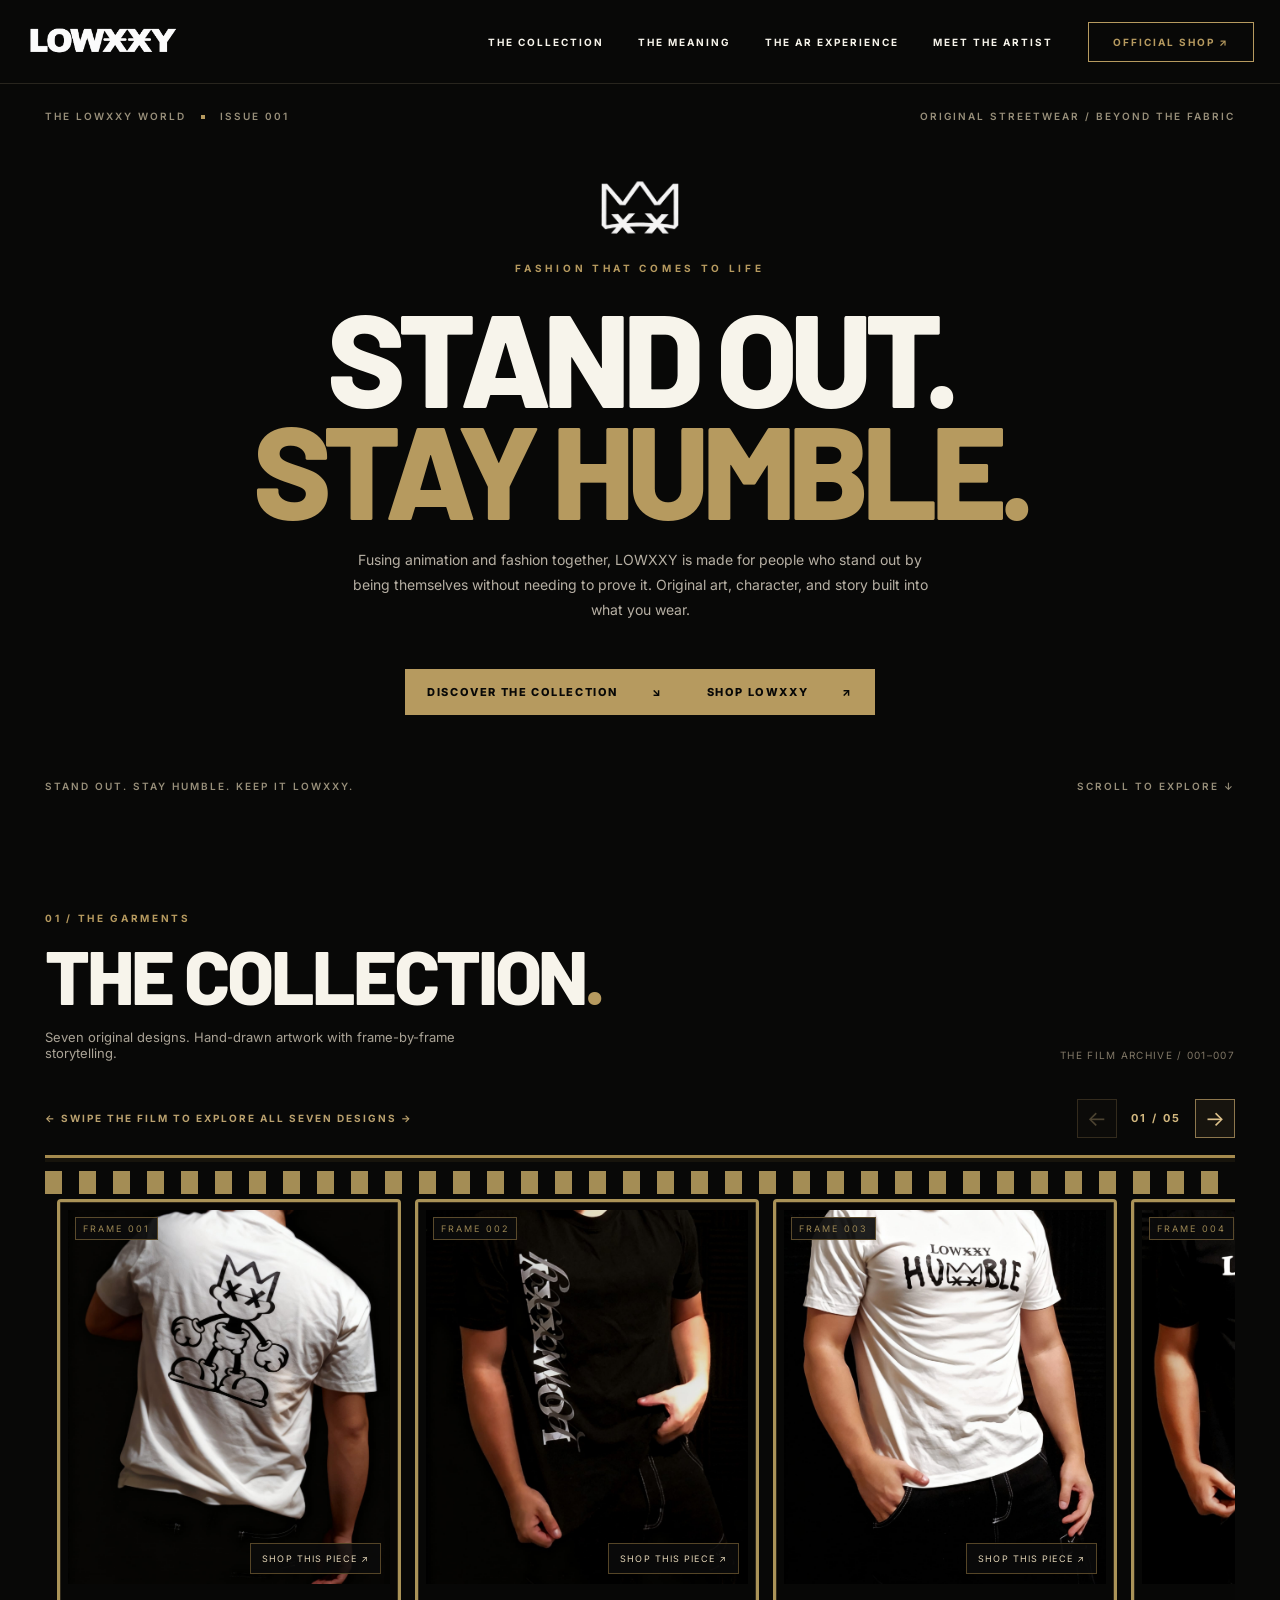
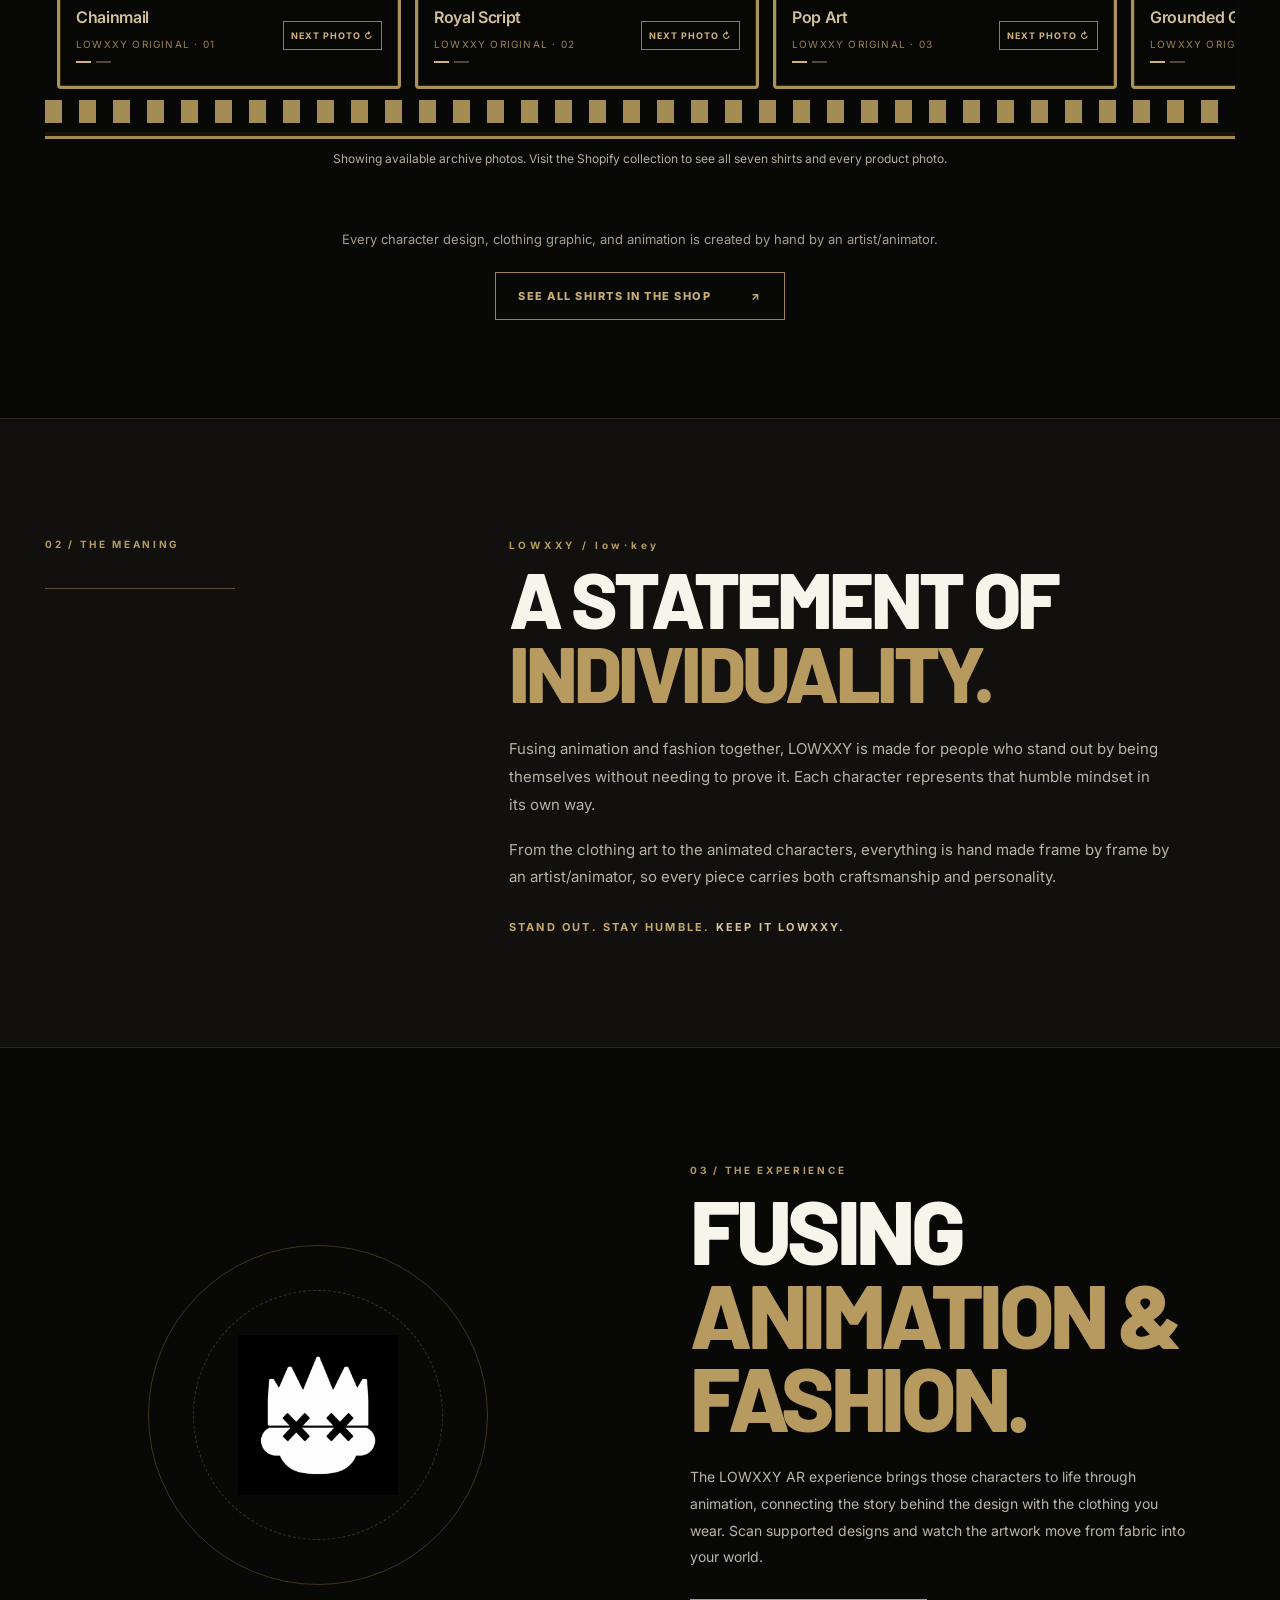
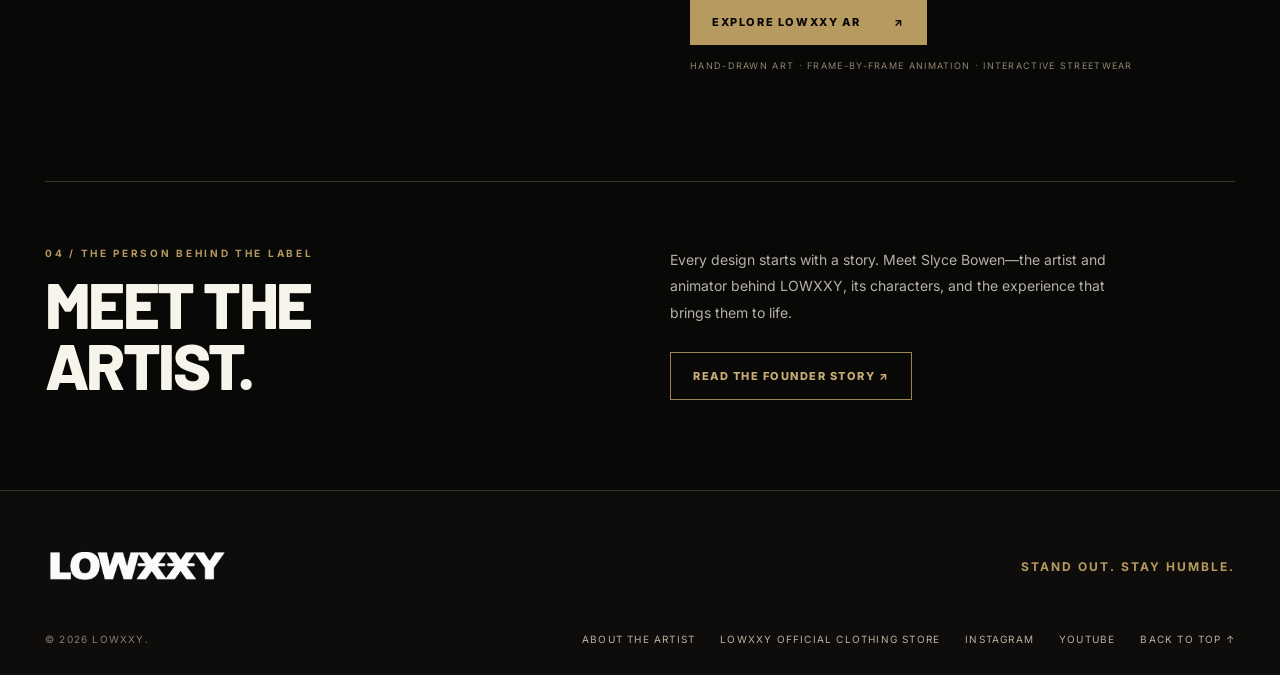
<file: index.html>
<!DOCTYPE html>

<html lang="en"><head><meta charset="utf-8"/><meta content="width=device-width,initial-scale=1,viewport-fit=cover" name="viewport"/><meta content="#080807" name="theme-color"/><meta content="Explore LOWXXY, the independent streetwear brand by artist Slyce Bowen. Seven hand-drawn designs, original characters, and an AR experience where fashion comes to life." name="description"/><link href="https://lowxxy.github.io/lowxxy-discover/" rel="canonical"/><title>LOWXXY | Hand-Drawn Streetwear Meets Animation &amp; AR</title><link href="favicon-96.png" rel="icon"/><link href="https://fonts.googleapis.com" rel="preconnect"/><link crossorigin="" href="https://fonts.gstatic.com" rel="preconnect"/><link href="https://fonts.googleapis.com/css2?family=Barlow:wght@400;500;600;700;800;900&amp;family=Inter:wght@400;500;600;700&amp;display=swap" rel="stylesheet"/><link href="styles.css" rel="stylesheet"/><meta content="index, follow, max-image-preview:large" name="robots"/><meta content="website" property="og:type"/><meta content="LOWXXY" property="og:site_name"/><meta content="LOWXXY — Fashion That Comes to Life" property="og:title"/><meta content="Hand-drawn streetwear meets original character animation. Discover LOWXXY, the world of Lowxxy and King Hubris, and the LOWXXY AR experience." property="og:description"/><meta content="https://lowxxy.github.io/lowxxy-discover/" property="og:url"/><meta content="https://lowxxy.github.io/lowxxy-discover/crown-lowxxy-white-tight.png" property="og:image"/><meta content="summary_large_image" name="twitter:card"/><meta content="LOWXXY — Fashion That Comes to Life" name="twitter:title"/><meta content="Stand Out. Stay Humble. Explore original hand-drawn streetwear and the LOWXXY AR experience." name="twitter:description"/><meta content="https://lowxxy.github.io/lowxxy-discover/crown-lowxxy-white-tight.png" name="twitter:image"/><script type="application/ld+json">{
  "@context": "https://schema.org",
  "@graph": [
    {
      "@type": "WebSite",
      "@id": "https://lowxxy.github.io/lowxxy-discover/#website",
      "url": "https://lowxxy.github.io/lowxxy-discover/",
      "name": "LOWXXY Discover",
      "description": "Discover the hand-drawn streetwear, characters, artist, and augmented reality experience of LOWXXY.",
      "inLanguage": "en-US",
      "publisher": {
        "@id": "https://lowxxy.github.io/lowxxy-discover/#brand"
      }
    },
    {
      "@type": "Brand",
      "@id": "https://lowxxy.github.io/lowxxy-discover/#brand",
      "name": "LOWXXY",
      "alternateName": [
        "Lowxxy",
        "Lowxxy Brand"
      ],
      "slogan": "Stand Out. Stay Humble.",
      "url": "https://lowxxy.myshopify.com/",
      "logo": "https://lowxxy.github.io/lowxxy-discover/crown-lowxxy-white-tight.png",
      "description": "Independent streetwear label founded by artist and animator Slyce Bowen, fusing hand-drawn fashion art, original animated characters, and augmented reality.",
      "sameAs": [
        "https://www.instagram.com/lowxxy.brand",
        "https://www.youtube.com/@Lowxxy"
      ],
      "founder": {
        "@id": "https://lowxxy.github.io/lowxxy-discover/about.html#slyce"
      }
    },
    {
      "@type": "WebPage",
      "@id": "https://lowxxy.github.io/lowxxy-discover/#webpage",
      "url": "https://lowxxy.github.io/lowxxy-discover/",
      "name": "LOWXXY | Hand-Drawn Streetwear Meets Animation & AR",
      "isPartOf": {
        "@id": "https://lowxxy.github.io/lowxxy-discover/#website"
      },
      "about": {
        "@id": "https://lowxxy.github.io/lowxxy-discover/#brand"
      },
      "inLanguage": "en-US"
    }
  ]
}</script><style>
/* LOWXXY horizontal collection filmstrip: isolated to the collection only */
#collection .filmstrip-controls{display:flex;align-items:center;justify-content:space-between;gap:16px;margin:0 0 17px;color:#baa16e}
#collection .filmstrip-instruction{font-size:10px;letter-spacing:2px;font-weight:700;line-height:1.6}
#collection .filmstrip-buttons{display:flex;align-items:center;gap:14px;flex-shrink:0}
#collection .filmstrip-position{font-size:11px;letter-spacing:2px;white-space:nowrap;color:#d1b77f;font-weight:700}
#collection .filmstrip-buttons button{width:40px;height:39px;border:1px solid #8d774d;background:#17140e;color:#ddc18b;font-size:21px;cursor:pointer;touch-action:manipulation}
#collection .filmstrip-buttons button:focus-visible,#collection .product-filmstrip:focus-visible{outline:2px solid #e2c58c;outline-offset:3px}
#collection .filmstrip-buttons button:disabled{opacity:.32;cursor:default}
#collection .filmstrip-shell{position:relative;border-top:1px solid #79623b;border-bottom:1px solid #79623b;background:#12100c;padding:21px 0;overflow:hidden}
#collection .filmstrip-shell:before,#collection .filmstrip-shell:after{position:absolute;content:"";left:0;right:0;height:12px;z-index:1;pointer-events:none;background:repeating-linear-gradient(to right,#80683d 0 12px,transparent 12px 23px,#80683d 23px 25px,transparent 25px 38px);opacity:.68}
#collection .filmstrip-shell:before{top:4px}
#collection .filmstrip-shell:after{bottom:4px}
#collection .product-filmstrip{display:flex;gap:18px;overflow-x:auto;overflow-y:hidden;scroll-snap-type:x mandatory;scroll-padding-inline:15px;overscroll-behavior-x:contain;-webkit-overflow-scrolling:touch;padding:9px 15px 13px;scrollbar-color:#927749 #17130e;scrollbar-width:thin}
#collection .product-filmstrip>.product-card{flex:0 0 clamp(230px,30vw,354px);scroll-snap-align:start;min-width:0;align-self:stretch}
#collection .product-filmstrip .film-frame{height:auto}
/* Hide the original vertical sprocket tracks on each photo; retain the horizontal filmstrip edges. */
#collection .product-filmstrip .film-frame::before,#collection .product-filmstrip .film-frame::after{display:none}
#collection .product-filmstrip .frame-media{aspect-ratio:4/5}
#collection .product-filmstrip .product-info{min-height:79px}
#collection .product-filmstrip>.loading-products{flex:1 0 100%}
@media(max-width:850px){#collection .product-filmstrip{grid-template-columns:none}#collection .product-filmstrip>.product-card{flex-basis:min(72vw,330px)}}
@media(max-width:580px){#collection .filmstrip-controls{align-items:flex-start;flex-direction:column;gap:10px}#collection .filmstrip-instruction{font-size:9px;letter-spacing:1.3px}#collection .filmstrip-buttons{align-self:flex-end}#collection .product-filmstrip{gap:13px;grid-template-columns:none;padding-left:12px;padding-right:12px}#collection .product-filmstrip>.product-card{flex-basis:min(81vw,340px)}#collection .product-filmstrip .frame-media{aspect-ratio:4/4.7}#collection .product-filmstrip .product-info h3{font-size:20px}}
@media(prefers-reduced-motion:reduce){#collection .product-filmstrip{scroll-behavior:auto}}

/* NOV 2026: Match the LOWXXY Shopify "Made to Stand Out" film-tape presentation.
   Collection-only styles; navigation, links, JS, images, and all other sections unchanged. */
#collection .filmstrip-shell{
  background:#080807;
  border-top:3px solid #a48a4e;
  border-bottom:3px solid #a48a4e;
  padding:32px 0 34px;
  box-shadow:inset 0 4px 0 #17140c,inset 0 -4px 0 #17140c;
}
#collection .filmstrip-shell::before,
#collection .filmstrip-shell::after{
  height:23px;
  left:0;right:0;
  background:repeating-linear-gradient(to right,#a48d55 0 17px,transparent 17px 34px);
  opacity:1;
}
#collection .filmstrip-shell::before{top:13px}
#collection .filmstrip-shell::after{bottom:13px}
#collection .product-filmstrip{
  gap:14px;
  padding:9px 12px 13px;
  scrollbar-color:#a18a57 #18140c;
}
#collection .product-filmstrip>.product-card{
  flex:0 0 clamp(250px,28vw,344px);
  border:3px solid #aa9358;
  border-radius:4px;
  background:#070706;
  overflow:hidden;
  padding:8px 8px 12px;
  box-shadow:inset 0 0 0 1px #30291b;
}
#collection .product-filmstrip .film-frame{
  padding:0;
  margin:0;
  background:#090908;
  border:0;
  border-radius:0;
  overflow:visible;
}
#collection .product-filmstrip .frame-media{
  margin:0;
  aspect-ratio:4/4.65;
  background:#0b0b0b;
  overflow:hidden;
}
#collection .product-filmstrip .film-counter{
  top:7px;left:7px;
  padding:5px 7px;
  border:1px solid #5a4a2c;
  background:#0b0b0bea;
  color:#9b8653;
  font-size:9px;
}
#collection .product-filmstrip .frame-foot{
  right:9px;bottom:10px;
  border:1px solid #554527;
  font-size:9px;
}
#collection .product-filmstrip .product-info{
  min-height:90px;
  align-items:center;
  gap:8px;
  padding:13px 8px 0;
}
#collection .product-filmstrip .product-info h3{
  font-family:Inter,Arial,sans-serif;
  font-size:16px;
  line-height:1.2;
  font-weight:600;
  letter-spacing:-.02em;
  text-transform:none;
  color:#d3c19b;
}
#collection .product-filmstrip .product-meta{color:#988250}
#collection .product-filmstrip .product-control{
  font-size:9px;
  padding:8px 7px;
  border-color:#947b46;
}
#collection .product-filmstrip .photo-dots{margin-top:9px}
@media(max-width:580px){
  #collection .filmstrip-shell{padding:31px 0 33px}
  #collection .product-filmstrip{gap:12px;padding-left:10px;padding-right:10px}
  #collection .product-filmstrip>.product-card{flex-basis:min(81vw,330px)}
  #collection .product-filmstrip .frame-media{aspect-ratio:4/4.65}
  #collection .product-filmstrip .product-info h3{font-size:16px}
  #collection .filmstrip-shell::before,#collection .filmstrip-shell::after{background:repeating-linear-gradient(to right,#a48d55 0 14px,transparent 14px 28px);height:20px}
}
</style></head>
<body id="top"><header class="site-header"><div class="header-inner"><a aria-label="LOWXXY Home" class="brand" href="#top"><img alt="LOWXXY" src="lowxxy-wordmark-white-tight.png"/></a><nav aria-label="Main menu" class="main-nav"><a href="#collection">THE COLLECTION</a><a href="#vision">THE MEANING</a><a href="#experience">THE AR EXPERIENCE</a><a href="about.html">MEET THE ARTIST</a></nav><a class="header-shop" href="https://lowxxy.myshopify.com/">OFFICIAL SHOP ↗</a><button aria-expanded="false" aria-label="Open menu" class="menu-toggle">☰</button></div><nav class="mobile-nav" hidden="" id="mobile-nav"><a href="#collection">THE COLLECTION</a><a href="#vision">THE MEANING</a><a href="#experience">THE AR EXPERIENCE</a><a href="https://lowxxy.myshopify.com/">OFFICIAL SHOP ↗</a><a href="about.html">MEET THE ARTIST</a></nav></header>
<main><section class="intro wrapper"><div class="intro-top"><span class="edition">THE LOWXXY WORLD <i></i> ISSUE 001</span><span class="intro-right">ORIGINAL STREETWEAR / BEYOND THE FABRIC</span></div><div class="intro-center"><img alt="LOWXXY crown" class="hero-crown" src="lowxxy-crown-white.png"/><p class="intro-kicker">FASHION THAT COMES TO LIFE</p><h1>STAND OUT.<br/><em>STAY HUMBLE.</em></h1><p class="intro-copy">Fusing animation and fashion together, LOWXXY is made for people who stand out by being themselves without needing to prove it. Original art, character, and story built into what you wear.</p><a class="primary-link" href="#collection">DISCOVER THE COLLECTION <span>↘</span></a><a class="primary-link" href="https://lowxxy.myshopify.com/" style="margin-top: 14px;" aria-label="Shop the official LOWXXY clothing store">SHOP LOWXXY <span>↗</span></a></div><div class="intro-bottom"><span>STAND OUT. STAY HUMBLE. KEEP IT LOWXXY.</span><span>SCROLL TO EXPLORE ↓</span></div></section>
<section class="collection-section wrapper" id="collection"><div class="section-heading"><div><p class="eyebrow">01 / THE GARMENTS</p><h2>THE COLLECTION<span class="gold-dot">.</span></h2><p>Seven original designs. Hand-drawn artwork with frame-by-frame storytelling.</p></div><span class="section-index">THE FILM ARCHIVE / 001–007</span></div><div class="filmstrip-controls" aria-label="Collection browsing controls"><span class="filmstrip-instruction">← SWIPE THE FILM TO EXPLORE ALL SEVEN DESIGNS →</span><div class="filmstrip-buttons"><button type="button" class="filmstrip-prev" aria-label="Previous shirt">←</button><span class="filmstrip-position" aria-live="polite">01 / 07</span><button type="button" class="filmstrip-next" aria-label="Next shirt">→</button></div></div><div class="filmstrip-shell"><div aria-live="polite" aria-label="LOWXXY horizontal shirt collection" class="product-grid product-filmstrip" id="product-grid" tabindex="0"><div class="loading-products">LOADING THE COLLECTION…</div></div></div><noscript><a href="https://lowxxy.myshopify.com/collections/made-to-stand-out">Browse all seven LOWXXY shirt designs on the official store</a></noscript><p class="collection-note" hidden="" id="collection-note"></p><div class="collection-outro"><p class="collection-art-note">Every character design, clothing graphic, and animation is created by hand by an artist/animator.</p><a class="outline-link" href="https://lowxxy.myshopify.com/collections/made-to-stand-out">SEE ALL SHIRTS IN THE SHOP <span>↗</span></a></div></section>
<section class="vision-section" id="vision"><div class="wrapper vision-inner"><div class="vision-label"><span class="eyebrow">02 / THE MEANING</span><div class="vision-rule"></div></div><div class="vision-text"><p class="overline">LOWXXY / low·key</p><h2>A STATEMENT OF<br/><em>INDIVIDUALITY.</em></h2><p>Fusing animation and fashion together, LOWXXY is made for people who stand out by being themselves without needing to prove it. Each character represents that humble mindset in its own way.</p><p class="vision-secondary">From the clothing art to the animated characters, everything is hand made frame by frame by an artist/animator, so every piece carries both craftsmanship and personality.</p><div class="vision-sign">STAND OUT. STAY HUMBLE. <span>KEEP IT LOWXXY.</span></div></div></div></section>
<section class="experience-section wrapper" id="experience"><div class="experience-mark"><div class="orbit orbit-one"></div><div class="orbit orbit-two"></div><img alt="LOWXXY character face" src="lowxxy-character-face.png"/></div><div class="experience-copy"><span class="eyebrow">03 / THE EXPERIENCE</span><h2>FUSING<br/><em>ANIMATION &amp; FASHION.</em></h2><p>The LOWXXY AR experience brings those characters to life through animation, connecting the story behind the design with the clothing you wear. Scan supported designs and watch the artwork move from fabric into your world.</p><a class="primary-link" href="https://lowxxy.github.io/Lowxxy-AR/">EXPLORE LOWXXY AR <span>↗</span></a><small>HAND-DRAWN ART · FRAME-BY-FRAME ANIMATION · INTERACTIVE STREETWEAR</small></div></section>
<section class="founder-section wrapper"><div><p class="eyebrow">04 / THE PERSON BEHIND THE LABEL</p><h2>MEET THE <br/>ARTIST.</h2></div><div class="founder-invite"><p>Every design starts with a story. Meet Slyce Bowen—the artist and animator behind LOWXXY, its characters, and the experience that brings them to life.</p><a class="outline-link" href="about.html">READ THE FOUNDER STORY ↗</a></div></section></main>
<footer><div class="wrapper"><div class="footer-head"><img alt="LOWXXY" src="lowxxy-wordmark-white-tight.png"/><span>STAND OUT. STAY HUMBLE.</span></div><div class="footer-bottom"><span>© <span id="year">2026</span> LOWXXY.</span><div><a href="about.html">ABOUT THE ARTIST</a><a href="https://lowxxy.myshopify.com/">LOWXXY OFFICIAL CLOTHING STORE</a><a href="https://www.instagram.com/lowxxy.brand">INSTAGRAM</a><a href="https://www.youtube.com/@Lowxxy">YOUTUBE</a><a href="#top">BACK TO TOP ↑</a></div></div></div></footer><script defer="" src="script.js"></script><script>
/* LOWXXY filmstrip controls: native touch swiping and optional arrows */
(()=>{
  const track=document.querySelector('#product-grid');
  const prev=document.querySelector('.filmstrip-prev');
  const next=document.querySelector('.filmstrip-next');
  const position=document.querySelector('.filmstrip-position');
  if(!track||!prev||!next||!position)return;
  const cards=()=>Array.from(track.querySelectorAll('.product-card'));
  const activeIndex=()=>{
    const list=cards();
    if(!list.length)return 0;
    const left=track.getBoundingClientRect().left;
    let best=0,dist=Infinity;
    list.forEach((card,i)=>{const d=Math.abs(card.getBoundingClientRect().left-left-15);if(d<dist){dist=d;best=i;}});
    return best;
  };
  const update=()=>{
    const n=cards().length, at=activeIndex();
    position.textContent=String(n?at+1:0).padStart(2,'0')+' / '+String(n).padStart(2,'0');
    prev.disabled=!n||at===0;next.disabled=!n||at===n-1;
  };
  const move=delta=>{
    const list=cards();if(!list.length)return;
    const idx=Math.min(list.length-1,Math.max(0,activeIndex()+delta));
    if(window.matchMedia('(prefers-reduced-motion: reduce)').matches){track.scrollLeft=list[idx].offsetLeft-list[0].offsetLeft;}
    else {track.scrollTo({left:list[idx].offsetLeft-list[0].offsetLeft,behavior:'smooth'});}
  };
  prev.addEventListener('click',()=>move(-1));next.addEventListener('click',()=>move(1));
  track.addEventListener('scroll',()=>requestAnimationFrame(update),{passive:true});
  track.addEventListener('keydown',e=>{if(e.key==='ArrowRight'||e.key==='ArrowLeft'){e.preventDefault();move(e.key==='ArrowRight'?1:-1);}});
  new MutationObserver(update).observe(track,{childList:true});
  window.addEventListener('resize',update);
  update();
})();
</script></body></html>
</file>
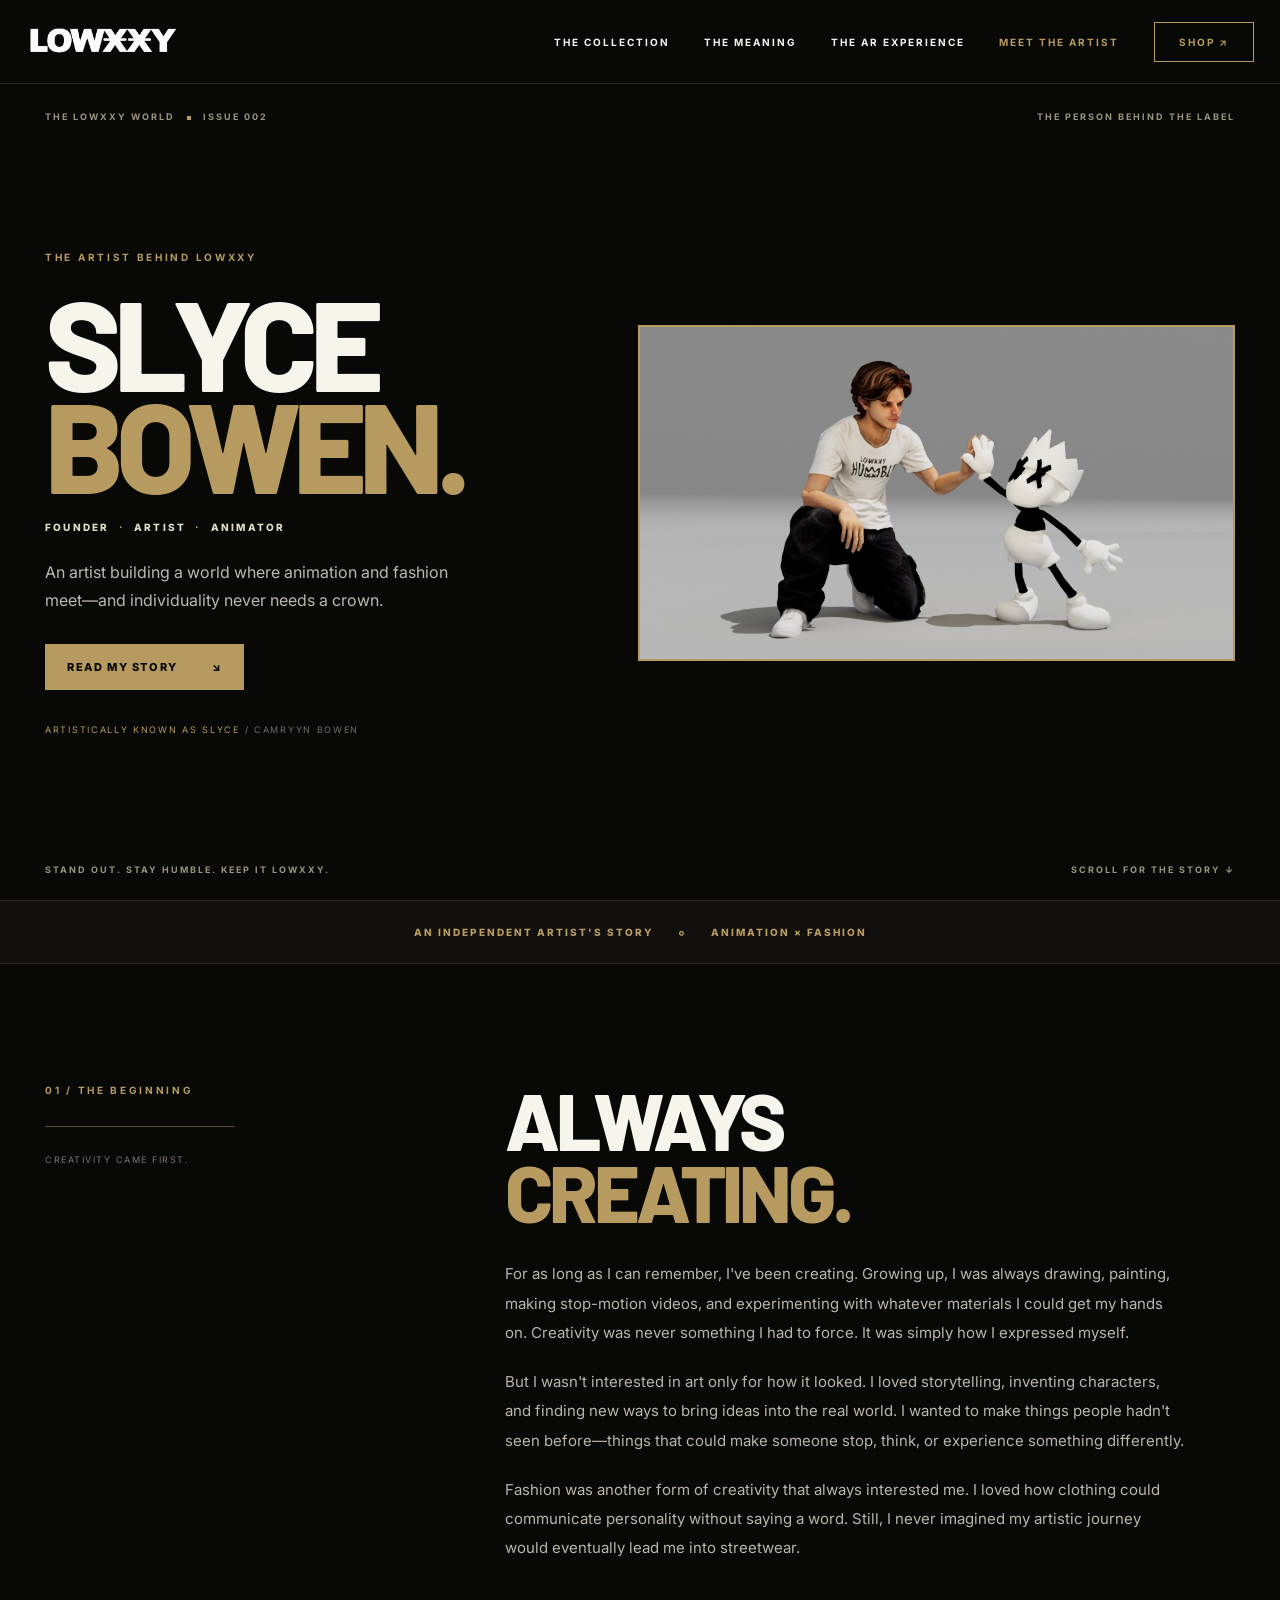
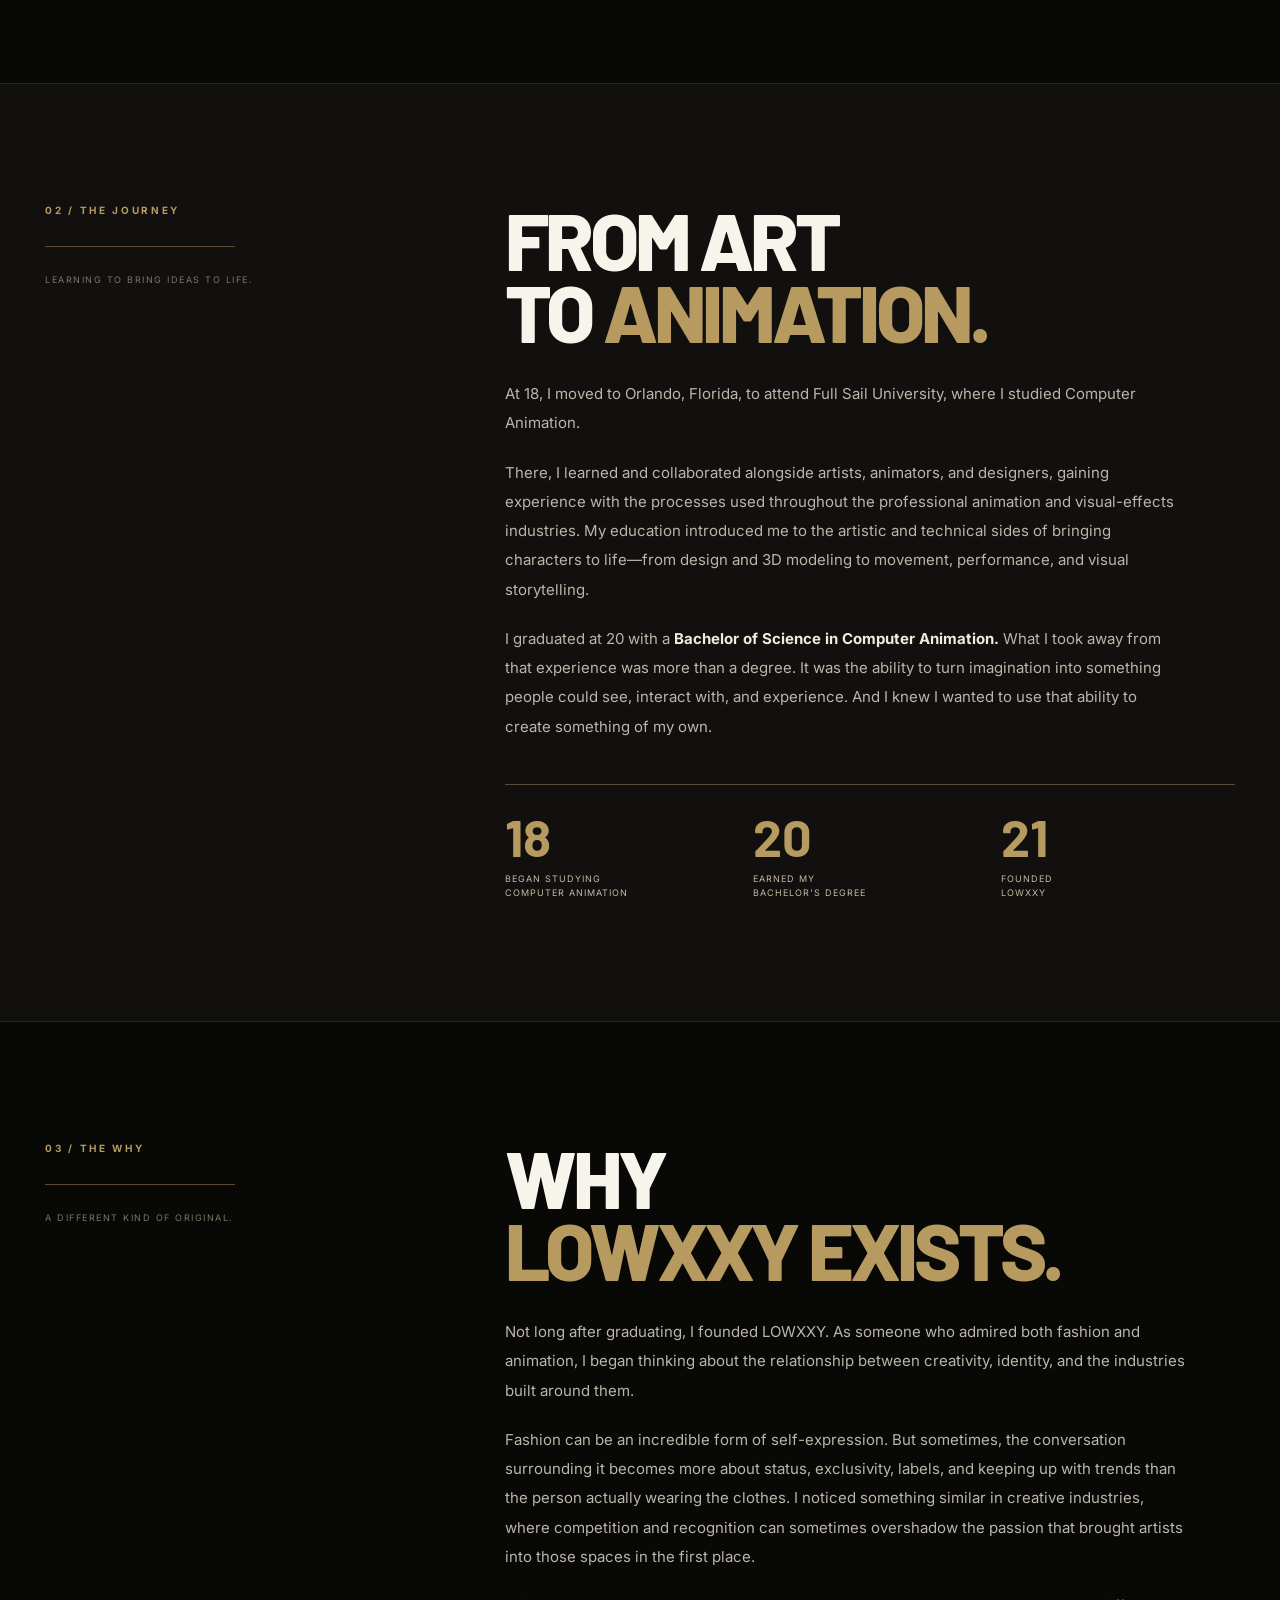
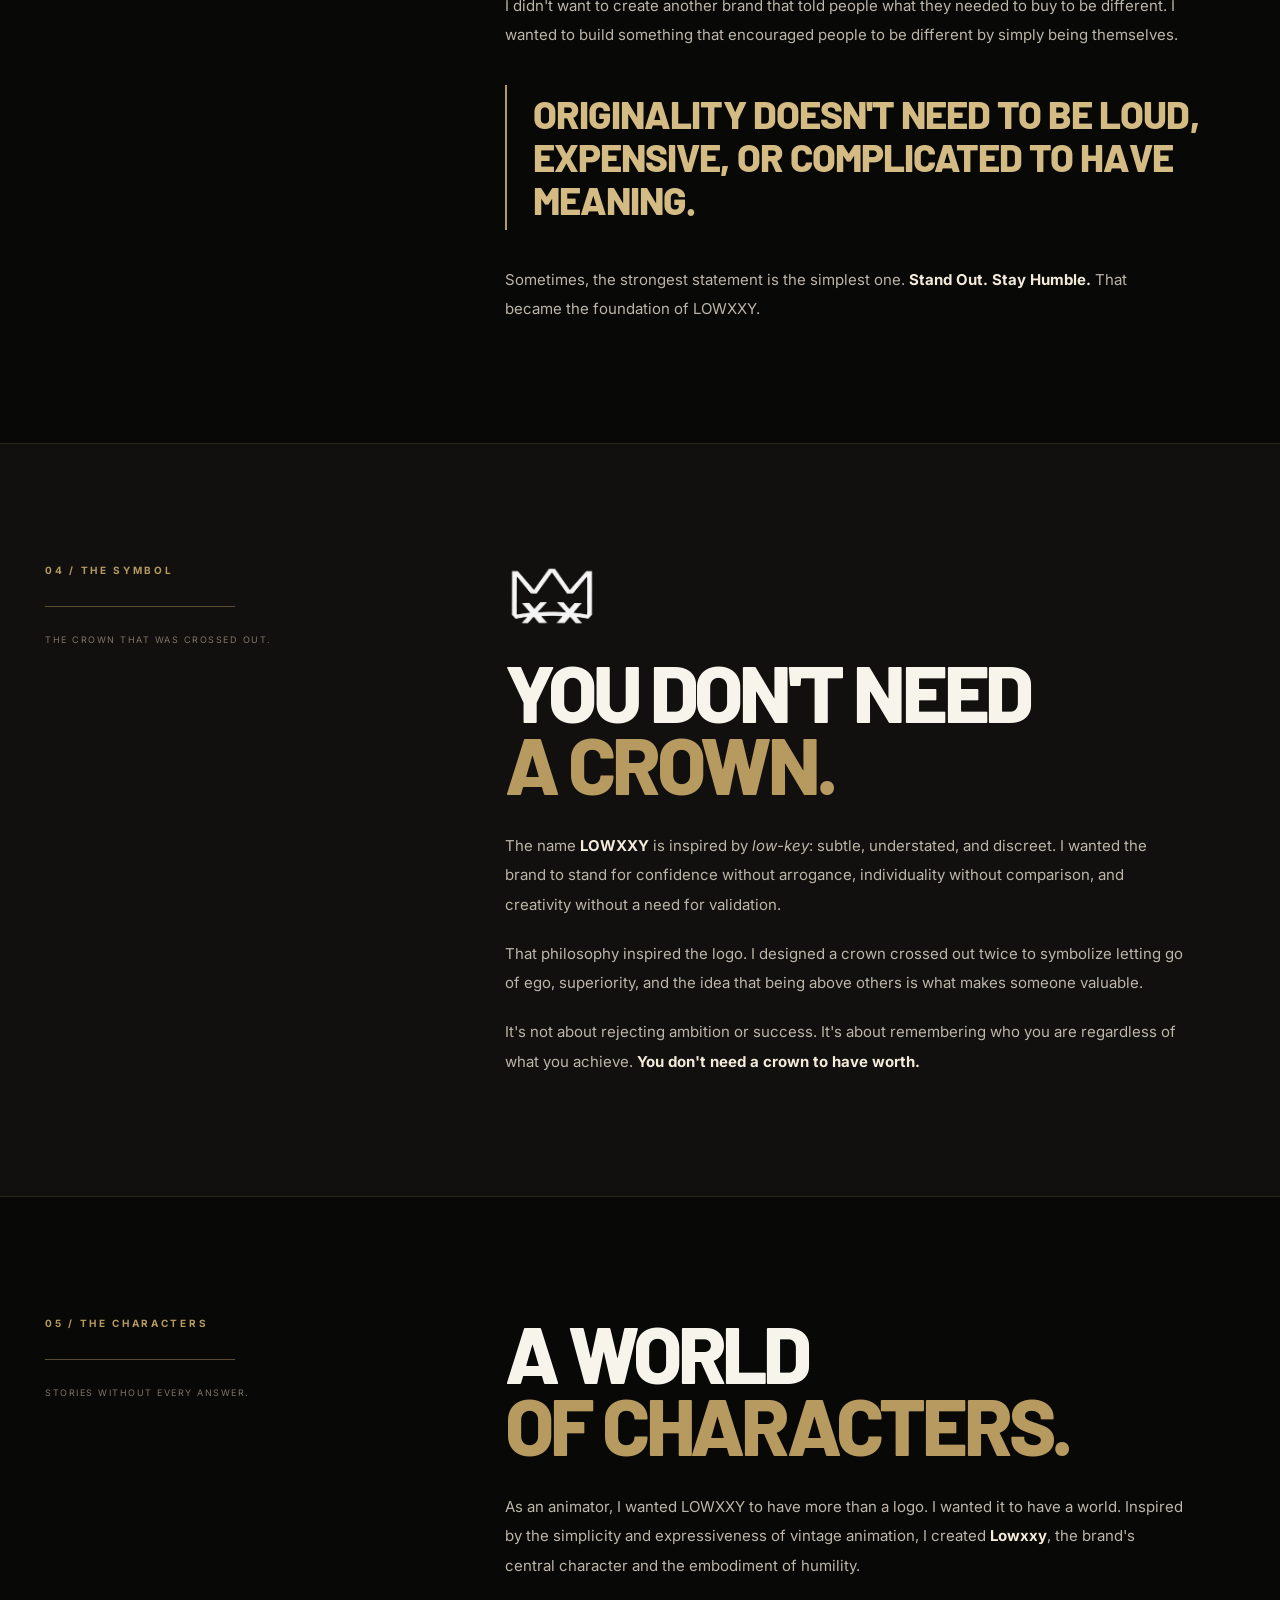
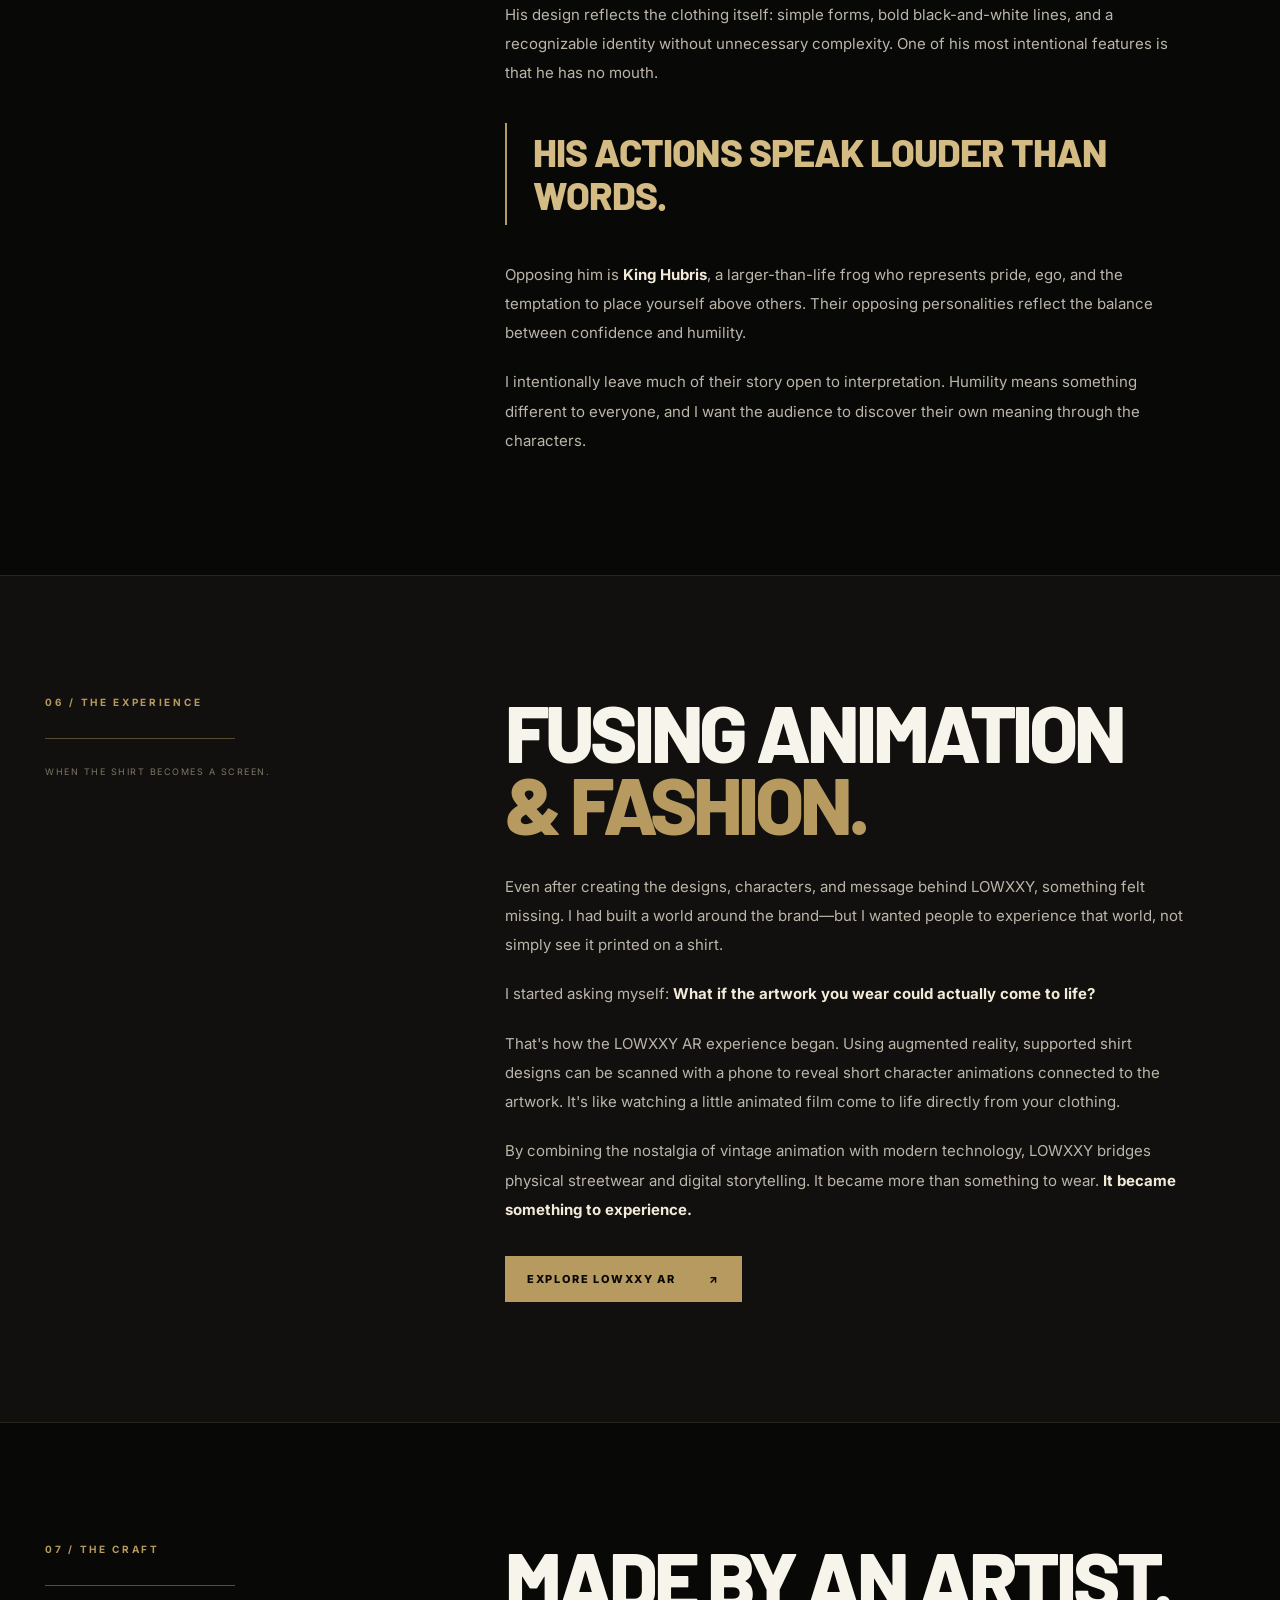
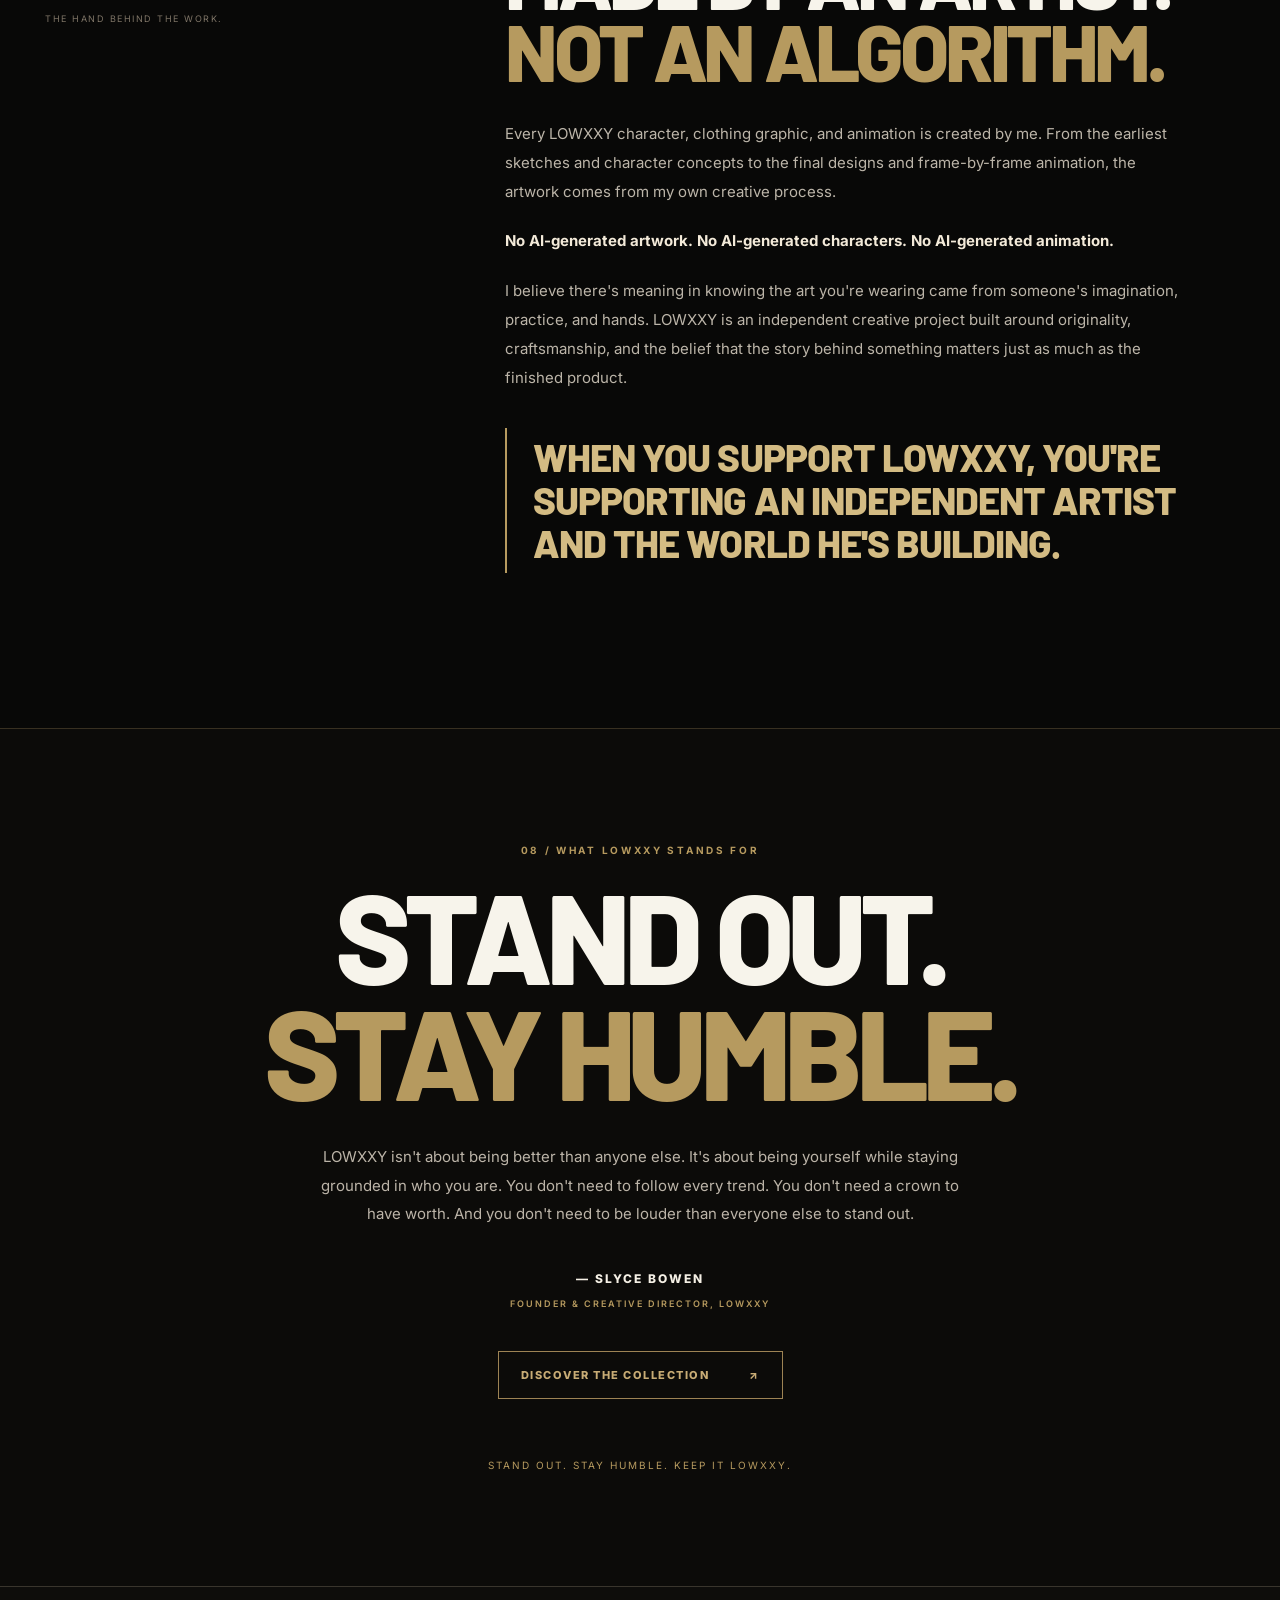
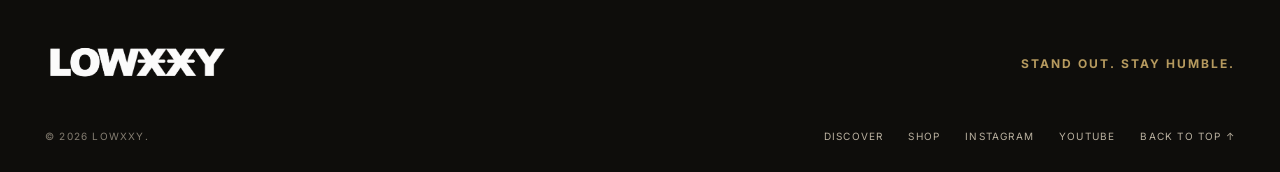
<file: about.html>
<!doctype html>
<html lang="en"><head>
<meta charset="utf-8"><meta name="viewport" content="width=device-width,initial-scale=1,viewport-fit=cover"><meta name="theme-color" content="#080807">
<meta name="description" content="Meet Slyce Bowen, the artist and animator behind LOWXXY: hand-drawn streetwear, original characters, and fashion brought to life through animation.">
<title>About Slyce Bowen — The Artist Behind LOWXXY</title><link rel="canonical" href="https://lowxxy.github.io/lowxxy-discover/about.html"><link rel="icon" href="favicon-96.png">
<link rel="preconnect" href="https://fonts.googleapis.com"><link rel="preconnect" href="https://fonts.gstatic.com" crossorigin><link href="https://fonts.googleapis.com/css2?family=Barlow:wght@400;500;600;700;800;900&family=Inter:wght@400;500;600;700&display=swap" rel="stylesheet">
<link rel="stylesheet" href="styles.css"><link rel="stylesheet" href="about.css?v=7"></head>
<body id="top"><header class="site-header"><div class="header-inner"><a class="brand" href="index.html" aria-label="LOWXXY Discover home"><img src="lowxxy-wordmark-white-tight.png" alt="LOWXXY"></a>
<nav class="main-nav" aria-label="Main menu"><a href="index.html#collection">THE COLLECTION</a><a href="index.html#vision">THE MEANING</a><a href="index.html#experience">THE AR EXPERIENCE</a><a href="about.html" aria-current="page">MEET THE ARTIST</a></nav><a class="header-shop" href="https://lowxxy.myshopify.com/collections/made-to-stand-out">SHOP ↗</a>
<button class="menu-toggle" aria-label="Open menu" aria-expanded="false">☰</button></div><nav id="mobile-nav" class="mobile-nav" hidden><a href="index.html#collection">THE COLLECTION</a><a href="index.html#vision">THE MEANING</a><a href="index.html#experience">THE AR EXPERIENCE</a><a href="about.html">MEET THE ARTIST</a><a href="https://lowxxy.myshopify.com/collections/made-to-stand-out">SHOP ↗</a></nav></header>
<main>
<section class="about-hero wrapper"><div class="about-hero-top"><span>THE LOWXXY WORLD <i></i> ISSUE 002</span><span>THE PERSON BEHIND THE LABEL</span></div><div class="about-hero-grid"><div class="about-hero-copy"><p class="eyebrow">THE ARTIST BEHIND LOWXXY</p><h1>SLYCE<br><em>BOWEN.</em></h1><p class="about-role">FOUNDER <span>·</span> ARTIST <span>·</span> ANIMATOR</p><p class="about-hook">An artist building a world where animation and fashion meet—and individuality never needs a crown.</p><a href="#story" class="primary-link">READ MY STORY <span>↘</span></a><div class="name-note">ARTISTICALLY KNOWN AS SLYCE <span> / CAMRYYN BOWEN</span></div></div><div class="portrait-wrap"><div class="portrait-film"><img src="slyce-bowen-horizontal-photo.png" alt="LOWXXY founder and artist Slyce Bowen with the LOWXXY mascot character" width="955" height="536"></div></div></div><div class="hero-foot"><span>STAND OUT. STAY HUMBLE. KEEP IT LOWXXY.</span><span>SCROLL FOR THE STORY ↓</span></div></section>
<div class="chapter-divider"><span>AN INDEPENDENT ARTIST'S STORY</span><span>◦</span><span>ANIMATION × FASHION</span></div>
<section id="story" class="story-section wrapper"><div class="section-label"><p class="eyebrow">01 / THE BEGINNING</p><div class="label-rule"></div><span>CREATIVITY CAME FIRST.</span></div><div class="story-content"><h2>ALWAYS<br><em>CREATING.</em></h2><p>For as long as I can remember, I've been creating. Growing up, I was always drawing, painting, making stop-motion videos, and experimenting with whatever materials I could get my hands on. Creativity was never something I had to force. It was simply how I expressed myself.</p><p>But I wasn't interested in art only for how it looked. I loved storytelling, inventing characters, and finding new ways to bring ideas into the real world. I wanted to make things people hadn't seen before—things that could make someone stop, think, or experience something differently.</p><p>Fashion was another form of creativity that always interested me. I loved how clothing could communicate personality without saying a word. Still, I never imagined my artistic journey would eventually lead me into streetwear.</p></div></section>
<section class="story-section story-alt"><div class="wrapper story-inner"><div class="section-label"><p class="eyebrow">02 / THE JOURNEY</p><div class="label-rule"></div><span>LEARNING TO BRING IDEAS TO LIFE.</span></div><div class="story-content"><h2>FROM ART<br>TO <em>ANIMATION.</em></h2><p>At 18, I moved to Orlando, Florida, to attend Full Sail University, where I studied Computer Animation.</p><p>There, I learned and collaborated alongside artists, animators, and designers, gaining experience with the processes used throughout the professional animation and visual-effects industries. My education introduced me to the artistic and technical sides of bringing characters to life—from design and 3D modeling to movement, performance, and visual storytelling.</p><p>I graduated at 20 with a <strong>Bachelor of Science in Computer Animation.</strong> What I took away from that experience was more than a degree. It was the ability to turn imagination into something people could see, interact with, and experience. And I knew I wanted to use that ability to create something of my own.</p><div class="timeline"><div><b>18</b><span>BEGAN STUDYING<br>COMPUTER ANIMATION</span></div><div><b>20</b><span>EARNED MY<br>BACHELOR'S DEGREE</span></div><div><b>21</b><span>FOUNDED<br>LOWXXY</span></div></div></div></div></section>
<section class="story-section wrapper"><div class="section-label"><p class="eyebrow">03 / THE WHY</p><div class="label-rule"></div><span>A DIFFERENT KIND OF ORIGINAL.</span></div><div class="story-content"><h2>WHY<br><em>LOWXXY EXISTS.</em></h2><p>Not long after graduating, I founded LOWXXY. As someone who admired both fashion and animation, I began thinking about the relationship between creativity, identity, and the industries built around them.</p><p>Fashion can be an incredible form of self-expression. But sometimes, the conversation surrounding it becomes more about status, exclusivity, labels, and keeping up with trends than the person actually wearing the clothes. I noticed something similar in creative industries, where competition and recognition can sometimes overshadow the passion that brought artists into those spaces in the first place.</p><p>I didn't want to create another brand that told people what they needed to buy to be different. I wanted to build something that encouraged people to be different by simply being themselves.</p><blockquote class="story-quote">ORIGINALITY DOESN'T NEED TO BE LOUD, EXPENSIVE, OR COMPLICATED TO HAVE MEANING.</blockquote><p>Sometimes, the strongest statement is the simplest one. <strong>Stand Out. Stay Humble.</strong> That became the foundation of LOWXXY.</p></div></section>
<section class="story-section story-alt"><div class="wrapper story-inner"><div class="section-label"><p class="eyebrow">04 / THE SYMBOL</p><div class="label-rule"></div><span>THE CROWN THAT WAS CROSSED OUT.</span></div><div class="story-content"><img class="story-symbol" src="lowxxy-crown-white.png" alt="LOWXXY's crossed-out crown icon"><h2>YOU DON'T NEED<br><em>A CROWN.</em></h2><p>The name <strong>LOWXXY</strong> is inspired by <em>low-key</em>: subtle, understated, and discreet. I wanted the brand to stand for confidence without arrogance, individuality without comparison, and creativity without a need for validation.</p><p>That philosophy inspired the logo. I designed a crown crossed out twice to symbolize letting go of ego, superiority, and the idea that being above others is what makes someone valuable.</p><p>It's not about rejecting ambition or success. It's about remembering who you are regardless of what you achieve. <strong>You don't need a crown to have worth.</strong></p></div></div></section>
<section class="story-section wrapper"><div class="section-label"><p class="eyebrow">05 / THE CHARACTERS</p><div class="label-rule"></div><span>STORIES WITHOUT EVERY ANSWER.</span></div><div class="story-content"><h2>A WORLD<br><em>OF CHARACTERS.</em></h2><p>As an animator, I wanted LOWXXY to have more than a logo. I wanted it to have a world. Inspired by the simplicity and expressiveness of vintage animation, I created <strong>Lowxxy</strong>, the brand's central character and the embodiment of humility.</p><p>His design reflects the clothing itself: simple forms, bold black-and-white lines, and a recognizable identity without unnecessary complexity. One of his most intentional features is that he has no mouth.</p><blockquote class="story-quote">HIS ACTIONS SPEAK LOUDER THAN WORDS.</blockquote><p>Opposing him is <strong>King Hubris</strong>, a larger-than-life frog who represents pride, ego, and the temptation to place yourself above others. Their opposing personalities reflect the balance between confidence and humility.</p><p>I intentionally leave much of their story open to interpretation. Humility means something different to everyone, and I want the audience to discover their own meaning through the characters.</p></div></section>
<section class="story-section story-alt"><div class="wrapper story-inner"><div class="section-label"><p class="eyebrow">06 / THE EXPERIENCE</p><div class="label-rule"></div><span>WHEN THE SHIRT BECOMES A SCREEN.</span></div><div class="story-content"><h2>FUSING ANIMATION<br><em>&amp; FASHION.</em></h2><p>Even after creating the designs, characters, and message behind LOWXXY, something felt missing. I had built a world around the brand—but I wanted people to experience that world, not simply see it printed on a shirt.</p><p>I started asking myself: <strong>What if the artwork you wear could actually come to life?</strong></p><p>That's how the LOWXXY AR experience began. Using augmented reality, supported shirt designs can be scanned with a phone to reveal short character animations connected to the artwork. It's like watching a little animated film come to life directly from your clothing.</p><p>By combining the nostalgia of vintage animation with modern technology, LOWXXY bridges physical streetwear and digital storytelling. It became more than something to wear. <strong>It became something to experience.</strong></p><a class="primary-link" href="https://lowxxy.github.io/Lowxxy-AR/">EXPLORE LOWXXY AR <span>↗</span></a></div></div></section>
<section class="story-section wrapper"><div class="section-label"><p class="eyebrow">07 / THE CRAFT</p><div class="label-rule"></div><span>THE HAND BEHIND THE WORK.</span></div><div class="story-content"><h2>MADE BY AN ARTIST.<br><em>NOT AN ALGORITHM.</em></h2><p>Every LOWXXY character, clothing graphic, and animation is created by me. From the earliest sketches and character concepts to the final designs and frame-by-frame animation, the artwork comes from my own creative process.</p><p><strong>No AI-generated artwork. No AI-generated characters. No AI-generated animation.</strong></p><p>I believe there's meaning in knowing the art you're wearing came from someone's imagination, practice, and hands. LOWXXY is an independent creative project built around originality, craftsmanship, and the belief that the story behind something matters just as much as the finished product.</p><blockquote class="story-quote">WHEN YOU SUPPORT LOWXXY, YOU'RE SUPPORTING AN INDEPENDENT ARTIST AND THE WORLD HE'S BUILDING.</blockquote></div></section>
<section class="about-closing"><div class="wrapper"><p class="eyebrow">08 / WHAT LOWXXY STANDS FOR</p><h2>STAND OUT.<br><em>STAY HUMBLE.</em></h2><p>LOWXXY isn't about being better than anyone else. It's about being yourself while staying grounded in who you are. You don't need to follow every trend. You don't need a crown to have worth. And you don't need to be louder than everyone else to stand out.</p><div class="signature">— SLYCE BOWEN <span>FOUNDER &amp; CREATIVE DIRECTOR, LOWXXY</span></div><a href="index.html#collection" class="outline-link">DISCOVER THE COLLECTION <span>↗</span></a><p class="closing-line">STAND OUT. STAY HUMBLE. KEEP IT LOWXXY.</p></div></section>
</main><footer><div class="wrapper"><div class="footer-head"><img src="lowxxy-wordmark-white-tight.png" alt="LOWXXY"><span>STAND OUT. STAY HUMBLE.</span></div><div class="footer-bottom"><span>© <span id="year">2026</span> LOWXXY.</span><div><a href="index.html">DISCOVER</a><a href="https://lowxxy.myshopify.com/">SHOP</a><a href="https://www.instagram.com/lowxxy.brand">INSTAGRAM</a><a href="https://www.youtube.com/@Lowxxy">YOUTUBE</a><a href="#top">BACK TO TOP ↑</a></div></div></div></footer>
<script src="about.js" defer></script></body></html>
</file>
<file: styles.css>
*{box-sizing:border-box}html{scroll-behavior:smooth}body{margin:0;color:#f7f4eb;background:#080807;font-family:Inter,Arial,sans-serif;-webkit-font-smoothing:antialiased}a{color:inherit;text-decoration:none}button{font:inherit}img{max-width:100%}:root{--gold:#b69a5f;--muted:#a49e91;--line:#39352d}.wrapper{width:min(1190px,calc(100% - 56px));margin:auto}.site-header{border-bottom:1px solid #28251e;position:relative;z-index:5;background:#080807}.header-inner{max-width:1340px;margin:auto;padding:13px 26px;display:flex;align-items:center;gap:35px;min-height:83px}.brand img{display:block;width:152px;height:auto;object-fit:contain;object-position:left center}.main-nav{margin-left:auto;display:flex;gap:34px}.main-nav a,.header-shop,.mobile-nav a{font-size:10px;font-weight:700;letter-spacing:2px;white-space:nowrap}.main-nav a:hover,.header-shop:hover,footer a:hover{color:var(--gold)}.header-shop{border:1px solid var(--gold);padding:13px 24px;color:var(--gold)}.menu-toggle{display:none;border:0;color:white;background:none;font-size:25px;margin-left:auto}.mobile-nav{display:none}.intro{min-height:min(710px,88svh);display:flex;flex-direction:column}.intro-top,.intro-bottom{display:flex;justify-content:space-between;gap:15px;align-items:center;font-size:10px;font-weight:600;letter-spacing:2px;color:#988f7a;padding-top:26px}.intro-top i{display:inline-block;width:4px;height:4px;background:var(--gold);margin:0 10px;vertical-align:middle}.intro-center{margin:auto;text-align:center;max-width:890px;padding:55px 0 65px}.hero-crown{display:block;width:90px;height:auto;object-fit:contain;margin:0 auto 24px;opacity:1}.intro-kicker,.overline{color:var(--gold);font-size:10px;font-weight:700;letter-spacing:3.7px}.intro h1{font-family:Barlow,Arial,sans-serif;font-weight:800;font-size:clamp(64px,10.3vw,143px);line-height:.85;letter-spacing:-.055em;margin:25px 0 24px}.intro h1 em,.vision-text h2 em,.experience-copy h2 em{font-style:normal;color:var(--gold)}.intro-copy{max-width:585px;margin:0 auto 32px;line-height:1.8;font-size:14px;color:#b7b0a4}.primary-link{display:inline-flex;gap:34px;background:#b69a5f;color:#080807;padding:16px 22px;font-size:11px;font-weight:800;letter-spacing:1.6px;align-items:center}.primary-link:hover{background:#d3b779}.intro-bottom{padding:0 0 30px}.collection-section{padding:90px 0 98px}.section-heading{display:flex;justify-content:space-between;align-items:end;margin-bottom:38px;gap:30px}.eyebrow{font-size:10px;font-weight:700;letter-spacing:2.7px;color:var(--gold);margin:0 0 15px}.section-heading h2,.founder-section h2{font-family:Barlow,sans-serif;font-size:clamp(45px,6vw,76px);line-height:.95;letter-spacing:-.04em;font-weight:800;margin:0}.gold-dot{color:var(--gold)}.section-heading p:not(.eyebrow){color:#aaa396;font-size:13px;margin:18px 0 0;max-width:470px}.section-index{color:#807766;font-size:10px;letter-spacing:1.3px}.product-grid{display:grid;grid-template-columns:repeat(3,minmax(0,1fr));gap:30px 20px}.loading-products{grid-column:1/-1;text-align:center;padding:70px;color:var(--gold);font-size:11px;letter-spacing:2px}.product-card{min-width:0}.film-frame{position:relative;display:block;background:#151412;padding:16px 11px;overflow:hidden;border:1px solid #3d3526}.film-frame:before,.film-frame:after{content:'';display:block;position:absolute;z-index:2;top:0;bottom:0;width:10px;left:0;background:repeating-linear-gradient(to bottom,#a88c55 0 9px,transparent 9px 19px,#a88c55 19px 20px,transparent 20px 30px);opacity:.67;mask-image:linear-gradient(90deg,#000 0 5px,transparent 5px)}.film-frame:after{left:auto;right:0;transform:scaleX(-1)}.frame-media{position:relative;background:#1b1b19;aspect-ratio:4/5;overflow:hidden;margin:0 8px}.frame-media img{width:100%;height:100%;object-fit:cover;display:block;transition:transform .6s ease,opacity .25s}.film-frame:hover .frame-media img{transform:scale(1.035)}.film-counter{position:absolute;z-index:2;top:23px;left:26px;color:#fff;font-size:9px;letter-spacing:2px;background:#0b0b0bc9;padding:7px 9px}.frame-foot{position:absolute;z-index:2;bottom:21px;right:25px;background:#0b0b0bd8;color:#e4d6b8;font-size:10px;letter-spacing:1.1px;padding:9px 11px}.product-info{padding:15px 1px 0;display:flex;align-items:center;justify-content:space-between;gap:12px}.product-info h3{font-family:Barlow,sans-serif;line-height:1.1;font-size:22px;text-transform:uppercase;margin:0 0 5px;font-weight:700;letter-spacing:-.02em}.product-meta{font-size:10px;color:#948b7d;letter-spacing:1.2px}.product-control{flex-shrink:0;border:1px solid #74613e;color:#d0b47b;padding:9px 12px;background:transparent;cursor:pointer;font-size:10px;font-weight:700;letter-spacing:1px}.product-control:hover{background:#3d3324}.photo-dots{display:flex;gap:5px;margin-top:12px}.photo-dots span{width:15px;height:2px;background:#514839}.photo-dots span.active{background:#cfb47a}.collection-outro{text-align:center;padding-top:50px}.collection-art-note{margin:0 0 20px;color:#a89e8d;font-size:13px;line-height:1.8}.outline-link{display:inline-flex;align-items:center;gap:40px;border:1px solid #9d8354;color:#c8ac75;padding:16px 22px;font-size:11px;letter-spacing:1.5px;font-weight:800}.outline-link:hover{background:#211b13}.collection-note{text-align:center;color:#b7ae99;font-size:12px}.vision-section{background:#11100e;border-top:1px solid #2a271f;border-bottom:1px solid #2a271f}.vision-inner{display:grid;grid-template-columns:1fr 2fr;gap:60px;padding:110px 0}.vision-rule{height:1px;max-width:200px;background:#5e5038;margin-top:30px}.vision-text h2,.experience-copy h2{font-family:Barlow,sans-serif;font-weight:800;font-size:clamp(55px,7vw,95px);line-height:.93;letter-spacing:-.05em;margin:10px 0 26px}.vision-text>p:not(.overline){color:#b9b2a8;max-width:660px;line-height:1.9;font-size:15px}.vision-secondary{margin-top:20px}.vision-sign{margin-top:36px;font-size:11px;font-weight:700;letter-spacing:2.2px;color:#c6a96e}.vision-sign span{color:#d8c39a}.experience-section{padding:110px 0;display:grid;grid-template-columns:1fr 1fr;gap:100px;align-items:center}.experience-mark{height:420px;display:flex;align-items:center;justify-content:center;position:relative}.experience-mark img{width:160px;max-height:180px;object-fit:contain;position:relative;z-index:1}.orbit{border:1px solid #65502b;position:absolute;border-radius:50%;aspect-ratio:1;width:340px;opacity:.6}.orbit-two{width:250px;border-style:dashed;animation:spin 36s linear infinite}@keyframes spin{to{transform:rotate(360deg)}}.experience-copy p:not(.eyebrow){font-size:14px;line-height:1.9;color:#bbb5a9;max-width:500px;margin-bottom:28px}.experience-copy small{display:block;color:#938671;font-size:9px;letter-spacing:1.3px;margin-top:15px}.founder-section{padding:65px 0 90px;display:grid;grid-template-columns:1fr 1fr;gap:60px;border-top:1px solid var(--line)}.founder-section h2{font-size:clamp(42px,5vw,69px)}.founder-section>p{color:#b8b1a7;font-size:14px;line-height:1.9;max-width:440px}.founder-section>p span{display:block;color:var(--gold);font-size:10px;letter-spacing:1.8px;margin-top:22px}footer{border-top:1px solid var(--line);background:#0e0d0b;padding:45px 0 30px}.footer-head,.footer-bottom{display:flex;justify-content:space-between;align-items:center;gap:20px}.footer-head img{width:182px;height:auto;object-fit:contain;object-position:left center}.footer-head span{color:var(--gold);font-size:12px;font-weight:700;letter-spacing:2px}.footer-bottom{padding-top:35px;font-size:10px;letter-spacing:1.2px;color:#857e72}.footer-bottom>div{display:flex;gap:25px}.footer-bottom a{color:#bab1a0}@media(max-width:850px){.main-nav,.header-shop{display:none}.menu-toggle{display:block}.mobile-nav:not([hidden]){display:flex;flex-direction:column;gap:0;background:#100f0d;padding:10px 27px 22px;border-top:1px solid var(--line)}.mobile-nav a{padding:14px 0;border-bottom:1px solid #28241f}.product-grid{grid-template-columns:repeat(2,minmax(0,1fr))}.vision-inner{grid-template-columns:1fr 2fr;gap:25px}.experience-section{gap:25px}.section-index{display:none}}@media(max-width:580px){.wrapper{width:calc(100% - 36px)}.header-inner{padding:9px 18px;min-height:68px}.brand img{width:136px}.intro{min-height:690px;min-height:85svh}.intro-top,.intro-bottom{font-size:8px;letter-spacing:1px}.intro-right{display:none}.intro h1{font-size:clamp(57px,13.2vw,91px)}.intro-center{padding:40px 0}.hero-crown{width:82px}.intro-copy{font-size:13px}.collection-section{padding:55px 0 75px}.section-heading{margin-bottom:25px}.product-grid{grid-template-columns:1fr;gap:32px}.frame-media{aspect-ratio:4/4.7}.film-frame{padding:17px 11px}.vision-inner{grid-template-columns:1fr;padding:70px 0;gap:0}.vision-rule{max-width:140px}.vision-text h2{font-size:58px}.experience-section{padding:65px 0;grid-template-columns:1fr;gap:15px}.experience-mark{height:250px;order:2}.orbit{width:230px}.orbit-two{width:165px}.experience-mark img{width:112px}.experience-copy{order:1}.experience-copy h2{font-size:56px}.founder-section{padding:55px 0 65px;grid-template-columns:1fr;gap:10px}.footer-head,.footer-bottom{align-items:flex-start;flex-direction:column}.footer-bottom>div{flex-wrap:wrap;gap:16px}.footer-head img{width:160px}}@media(prefers-reduced-motion:reduce){html{scroll-behavior:auto}.orbit-two{animation:none}.frame-media img{transition:none}}
/* V6: tighten Meaning alignment and use original LOWXXY character icon in AR section */
.vision-inner{grid-template-columns:minmax(190px,0.85fr) minmax(0,1.65fr);align-items:start;column-gap:clamp(40px,7vw,100px)}
.vision-label{padding-top:9px;display:flex;flex-direction:column;align-items:flex-start}
.vision-rule{width:100%;max-width:190px;margin-top:23px}
.vision-text{max-width:670px}
.vision-text h2{font-size:clamp(56px,6.1vw,87px);margin:10px 0 25px;line-height:.96}
.vision-text>p:not(.overline){margin:0 0 17px;line-height:1.85}
.vision-sign{margin-top:27px;line-height:1.75}
.experience-mark img{width:160px;max-width:48%;max-height:none;height:auto;object-fit:contain;filter:none}
@media(max-width:850px){.vision-inner{grid-template-columns:minmax(145px,.6fr) minmax(0,1.4fr);column-gap:30px}.vision-text h2{font-size:clamp(46px,6vw,72px)}}
@media(max-width:580px){.vision-inner{grid-template-columns:1fr;row-gap:20px}.vision-label{padding-top:0}.vision-rule{margin-top:12px;max-width:100px}.vision-text h2{font-size:clamp(48px,12vw,65px)}.experience-mark img{width:112px}}

/* V7: founder story invitation within the approved Discovery layout */
.founder-invite{align-self:center;max-width:460px}.founder-invite p{font-size:14px;line-height:1.9;color:#b8b1a7;margin:0 0 25px}.founder-section .outline-link{gap:22px}
</file>
<file: about.css>
/* LOWXXY / THE ARTIST - editorial continuation of Discover V6 */
:root{--gold:#b69a5f;--white:#f6f2e9;--ink:#080807;--pale:#c3bcaf}
.main-nav a[aria-current=page]{color:var(--gold)}.about-hero{min-height:calc(100svh - 84px);display:flex;flex-direction:column}.about-hero-top,.hero-foot{display:flex;justify-content:space-between;gap:24px;letter-spacing:2px;font-size:9px;font-weight:700;color:#9d947f}.about-hero-top{padding-top:27px}.about-hero-top i{display:inline-block;width:4px;height:4px;margin:0 8px;background:var(--gold);vertical-align:middle}.about-hero-grid{display:grid;grid-template-columns:1.06fr .94fr;align-items:center;gap:7%;padding:48px 0 48px;flex:1}.about-hero-copy h1{font-family:Barlow,Arial,sans-serif;font-size:clamp(79px,10vw,149px);font-weight:800;letter-spacing:-.06em;line-height:.79;margin:28px 0 27px}.about-hero-copy h1 em,.story-content h2 em,.about-closing h2 em{font-style:normal;color:var(--gold)}.about-role{font-size:10px;font-weight:800;letter-spacing:2.2px;color:#e5dac4}.about-role span{color:var(--gold);padding:0 5px}.about-hook{max-width:440px;font-size:16px;line-height:1.75;color:#beb7ad;margin:25px 0 30px}.name-note{font-size:9px;letter-spacing:1.7px;color:var(--gold);margin-top:34px}.name-note span{color:#756d61}.portrait-wrap{width:min(100%,450px);margin-left:auto}.portrait-film{padding:17px 12px;position:relative;overflow:hidden;border:1px solid #5d4f35;background:#181611;box-shadow:0 25px 65px #0009;display:flex;align-items:center;justify-content:center}.portrait-film:before,.portrait-film:after{content:'';position:absolute;z-index:2;top:0;bottom:0;width:7px;left:3px;background:repeating-linear-gradient(to bottom,#9e834e 0 8px,transparent 8px 21px)}.portrait-film:after{left:auto;right:3px}.portrait-film img{display:block;width:100%;height:auto;max-height:min(76vh,780px);object-fit:contain;object-position:center center;filter:grayscale(.22) contrast(1.04)}.portrait-code{position:absolute;left:31px;bottom:36px;background:#0a0908c9;color:#f7f3e8;padding:9px 11px;font-size:9px;letter-spacing:1.4px;font-weight:700}.portrait-caption{text-align:right;font-size:9px;letter-spacing:1.7px;color:#847a69;margin:14px 0 0}.hero-foot{padding-bottom:25px}.chapter-divider{border-top:1px solid #2e2921;border-bottom:1px solid #2e2921;padding:21px 24px;display:flex;gap:24px;justify-content:center;align-items:center;background:#11100e;color:#b69a5f;font-size:10px;letter-spacing:2px;font-weight:800}.chapter-divider span:nth-child(2){font-size:16px}.story-section{display:grid;grid-template-columns:1fr 2fr;gap:8%;padding-top:120px;padding-bottom:120px}.story-alt{background:#11100e;border-top:1px solid #29251d;border-bottom:1px solid #29251d;display:block;padding:0}.story-inner{display:grid;grid-template-columns:1fr 2fr;gap:8%;padding-top:120px;padding-bottom:120px}.section-label .eyebrow{margin-bottom:30px}.label-rule{height:1px;width:100%;max-width:190px;background:#5b4c31;margin-bottom:20px}.section-label>span{color:#7f7567;letter-spacing:1.5px;font-size:9px;line-height:1.8}.story-content{max-width:760px}.story-content h2{font-family:Barlow,Arial,sans-serif;font-size:clamp(61px,6.2vw,93px);font-weight:800;line-height:.91;letter-spacing:-.052em;margin:0 0 31px}.story-content p{max-width:680px;font-size:15px;line-height:1.95;color:#bcb5a9;margin:0 0 20px}.story-content strong{color:#f3ead9;font-weight:700}.story-content p:last-child{margin-bottom:0}.story-quote{border-left:2px solid var(--gold);margin:35px 0;padding:8px 0 8px 26px;font-family:Barlow,sans-serif;font-size:clamp(24px,3vw,40px);font-weight:800;letter-spacing:-.025em;line-height:1.12;color:#d3bb83}.timeline{display:grid;grid-template-columns:repeat(3,1fr);gap:14px;border-top:1px solid #594c36;margin-top:43px;padding-top:25px}.timeline>div{display:flex;flex-direction:column;gap:10px}.timeline b{font-family:Barlow,sans-serif;font-size:52px;line-height:1;color:var(--gold)}.timeline span{font-size:9px;letter-spacing:1px;line-height:1.6;color:#c6b9a4}.story-symbol{width:94px;height:auto;display:block;margin:0 0 28px}.story-content .primary-link{margin-top:12px}.about-closing{text-align:center;background:#0c0b09;border-top:1px solid #383021;padding:115px 0 105px}.about-closing h2{font-family:Barlow,sans-serif;line-height:.91;font-weight:800;letter-spacing:-.055em;font-size:clamp(69px,10vw,140px);margin:20px 0 35px}.about-closing p:not(.eyebrow):not(.closing-line){max-width:670px;color:#bcb4a8;line-height:1.9;font-size:15px;margin:0 auto 27px}.signature{font-size:12px;letter-spacing:2px;font-weight:800;color:#f5f0e5;margin:42px 0 38px}.signature span{display:block;font-size:9px;color:var(--gold);margin-top:12px;font-weight:600}.closing-line{font-size:10px;letter-spacing:2px;color:var(--gold);margin-top:60px!important}.about-closing .outline-link{margin-top:4px}
@media(max-width:900px){.about-hero-grid{gap:4%}.about-hero-copy h1{font-size:clamp(67px,9vw,110px)}.story-section,.story-inner{grid-template-columns:1fr 2.2fr;gap:6%}}
@media(max-width:650px){.about-hero{min-height:auto}.about-hero-top span:last-child,.hero-foot span:last-child{display:none}.about-hero-grid{grid-template-columns:1fr;gap:42px;padding:60px 0 50px}.about-hero-copy h1{font-size:clamp(76px,18vw,116px);margin:22px 0}.about-hook{font-size:14px}.portrait-wrap{margin:0 auto;width:min(100%,320px)}.portrait-film{padding:14px 10px}.portrait-film img{max-height:56vh}.name-note{line-height:1.7}.hero-foot{padding-bottom:25px}.chapter-divider{gap:10px;font-size:8px;letter-spacing:1px}.story-section,.story-inner{grid-template-columns:1fr;gap:35px;padding-top:75px;padding-bottom:80px}.story-content h2{font-size:clamp(56px,12vw,83px)}.story-content p{font-size:14px;line-height:1.85}.label-rule{max-width:120px}.section-label .eyebrow{margin-bottom:15px}.section-label>span{font-size:8px}.story-quote{padding-left:19px}.timeline b{font-size:40px}.timeline span{font-size:8px}.story-symbol{width:80px}.about-closing{padding:80px 0}.about-closing h2{font-size:clamp(62px,13vw,105px)}}
@media(prefers-reduced-motion:reduce){*{scroll-behavior:auto}}


/* Desktop-only: match the 320px mobile portrait width and display the full photo uncropped.
   The mobile rules (max-width:650px) above remain completely unchanged. */
@media (min-width: 651px) {
  .portrait-wrap { width: min(100%, 320px); }
  .portrait-film { aspect-ratio: auto; display: flex; }
  .portrait-film img {
    position: static;
    width: 100%;
    height: auto;
    max-height: none;
    object-fit: contain;
    object-position: center center;
  }
}


/* HORIZONTAL PHOTO UPDATE */
.portrait-wrap{
  width:min(100%, 620px);
}
.portrait-film{
  width:100%;
  padding:14px 12px;
}
.portrait-film img{
  width:100%;
  height:auto;
  max-height:none;
  aspect-ratio:auto;
  object-fit:contain;
  object-position:center center;
  display:block;
}
@media (min-width: 1100px){
  .about-hero-grid{
    grid-template-columns: 1fr 1.12fr;
    gap:5%;
  }
  .portrait-wrap{
    width:min(100%, 640px);
  }
}
@media (max-width: 860px){
  .portrait-wrap{
    width:min(100%, 520px);
    margin:0 auto;
  }
  .portrait-film{
    padding:12px 10px;
  }
}
@media (max-width: 560px){
  .portrait-wrap{
    width:100%;
  }
  .portrait-film{
    padding:10px 8px;
  }
  .portrait-film:before,
  .portrait-film:after{
    width:6px;
  }
}

/* LOWXXY ABOUT PHOTO: clean, thin gold rim on every screen size.
   Overrides the previous portrait-film sprocket and inset styles. */
.portrait-film {
  box-sizing: border-box;
  padding: 0;
  border: 2px solid #b69a5f;
  background: transparent;
  box-shadow: none;
  overflow: hidden;
  aspect-ratio: auto;
}
.portrait-film::before,
.portrait-film::after {
  content: none !important;
  display: none !important;
}
.portrait-film img {
  display: block;
  width: 100%;
  height: auto;
  max-height: none;
  object-fit: contain;
  filter: none;
}
@media (max-width: 860px) {
  .portrait-film { padding: 0; }
}
@media (max-width: 560px) {
  .portrait-film { padding: 0; }
}
</file>
